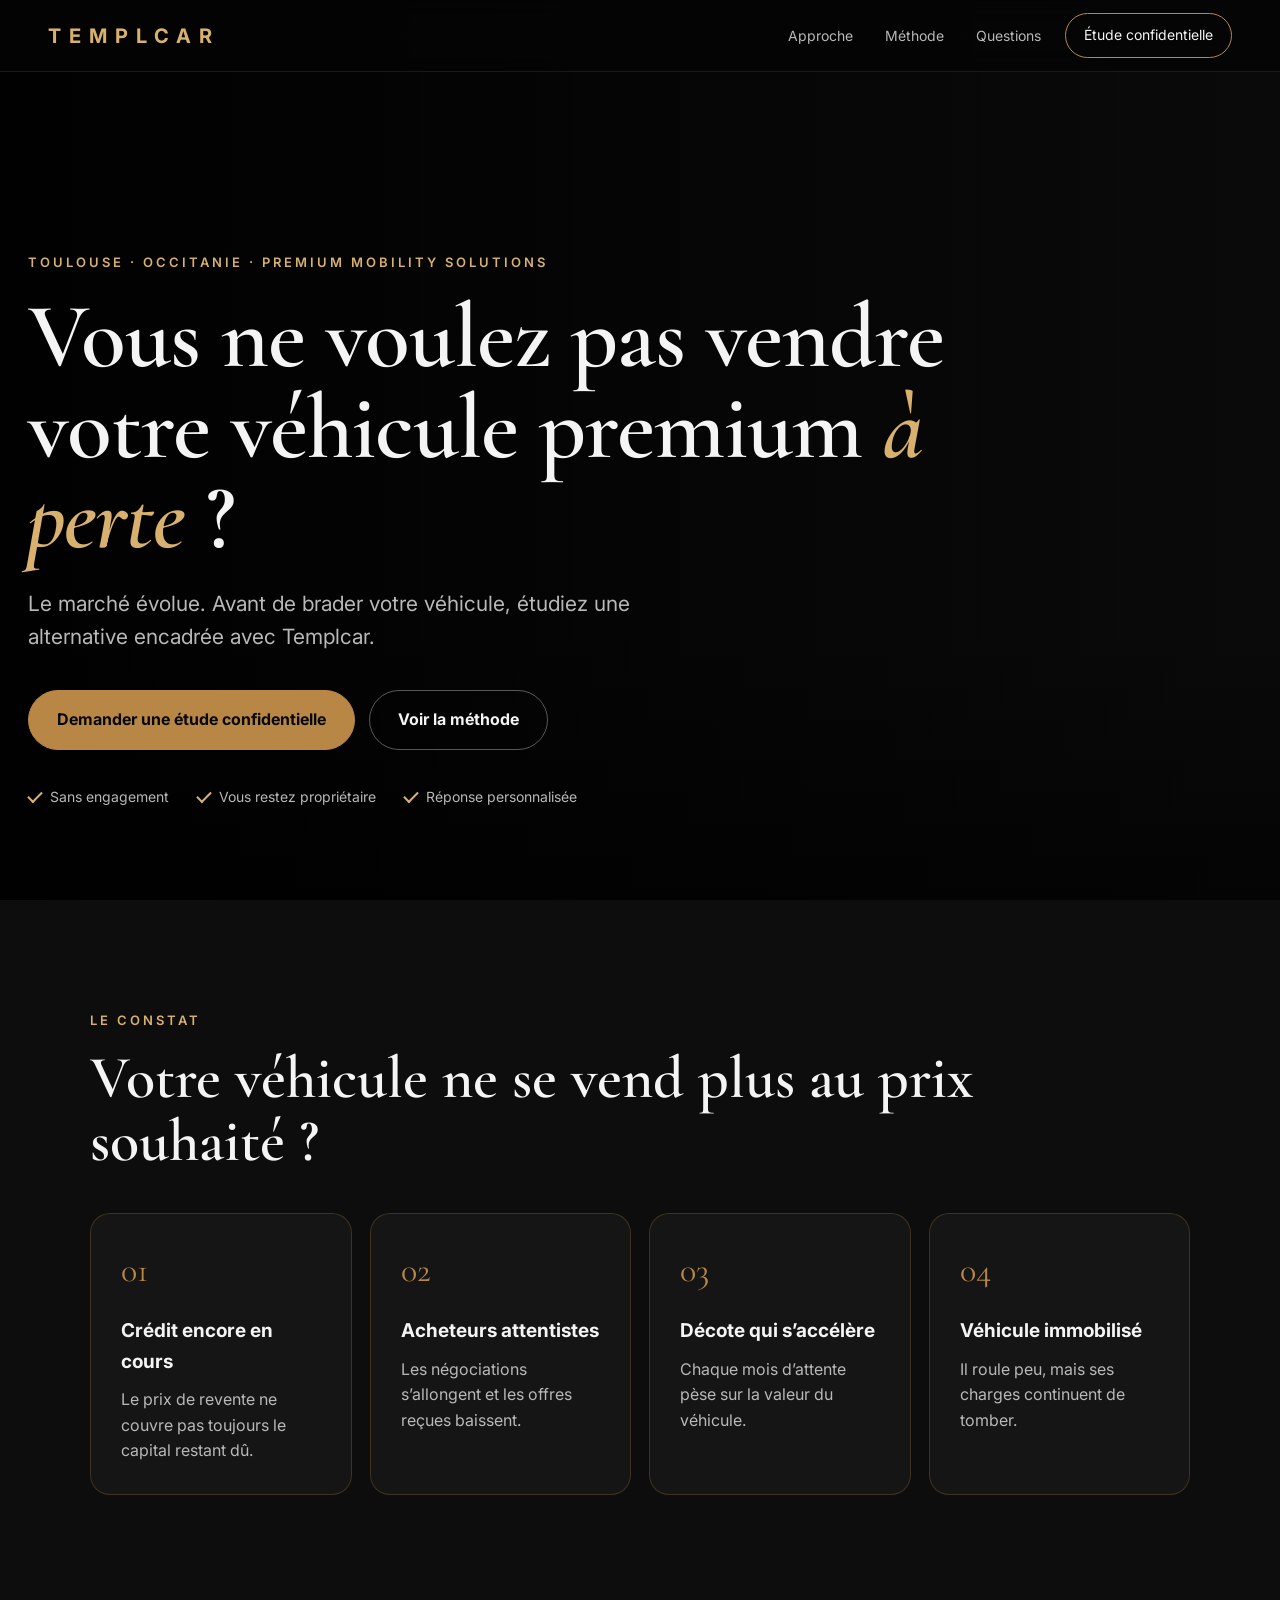
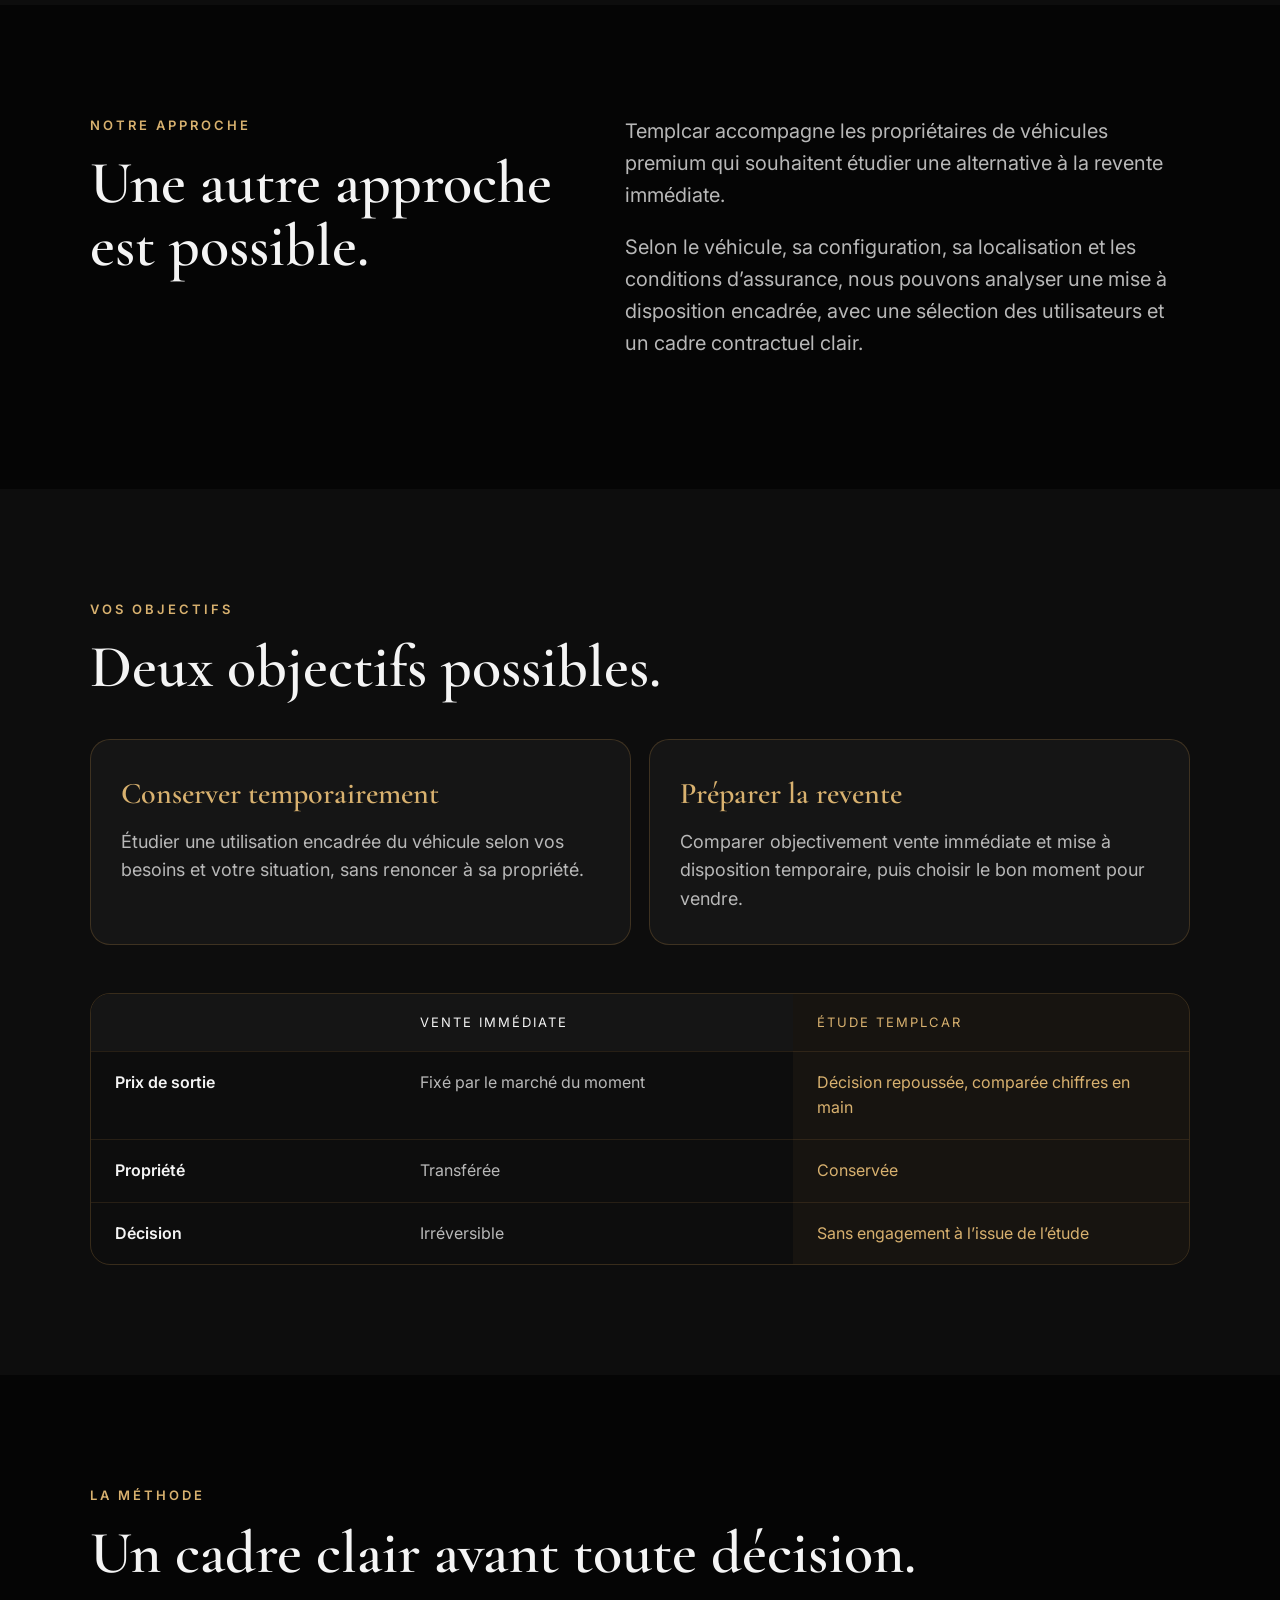
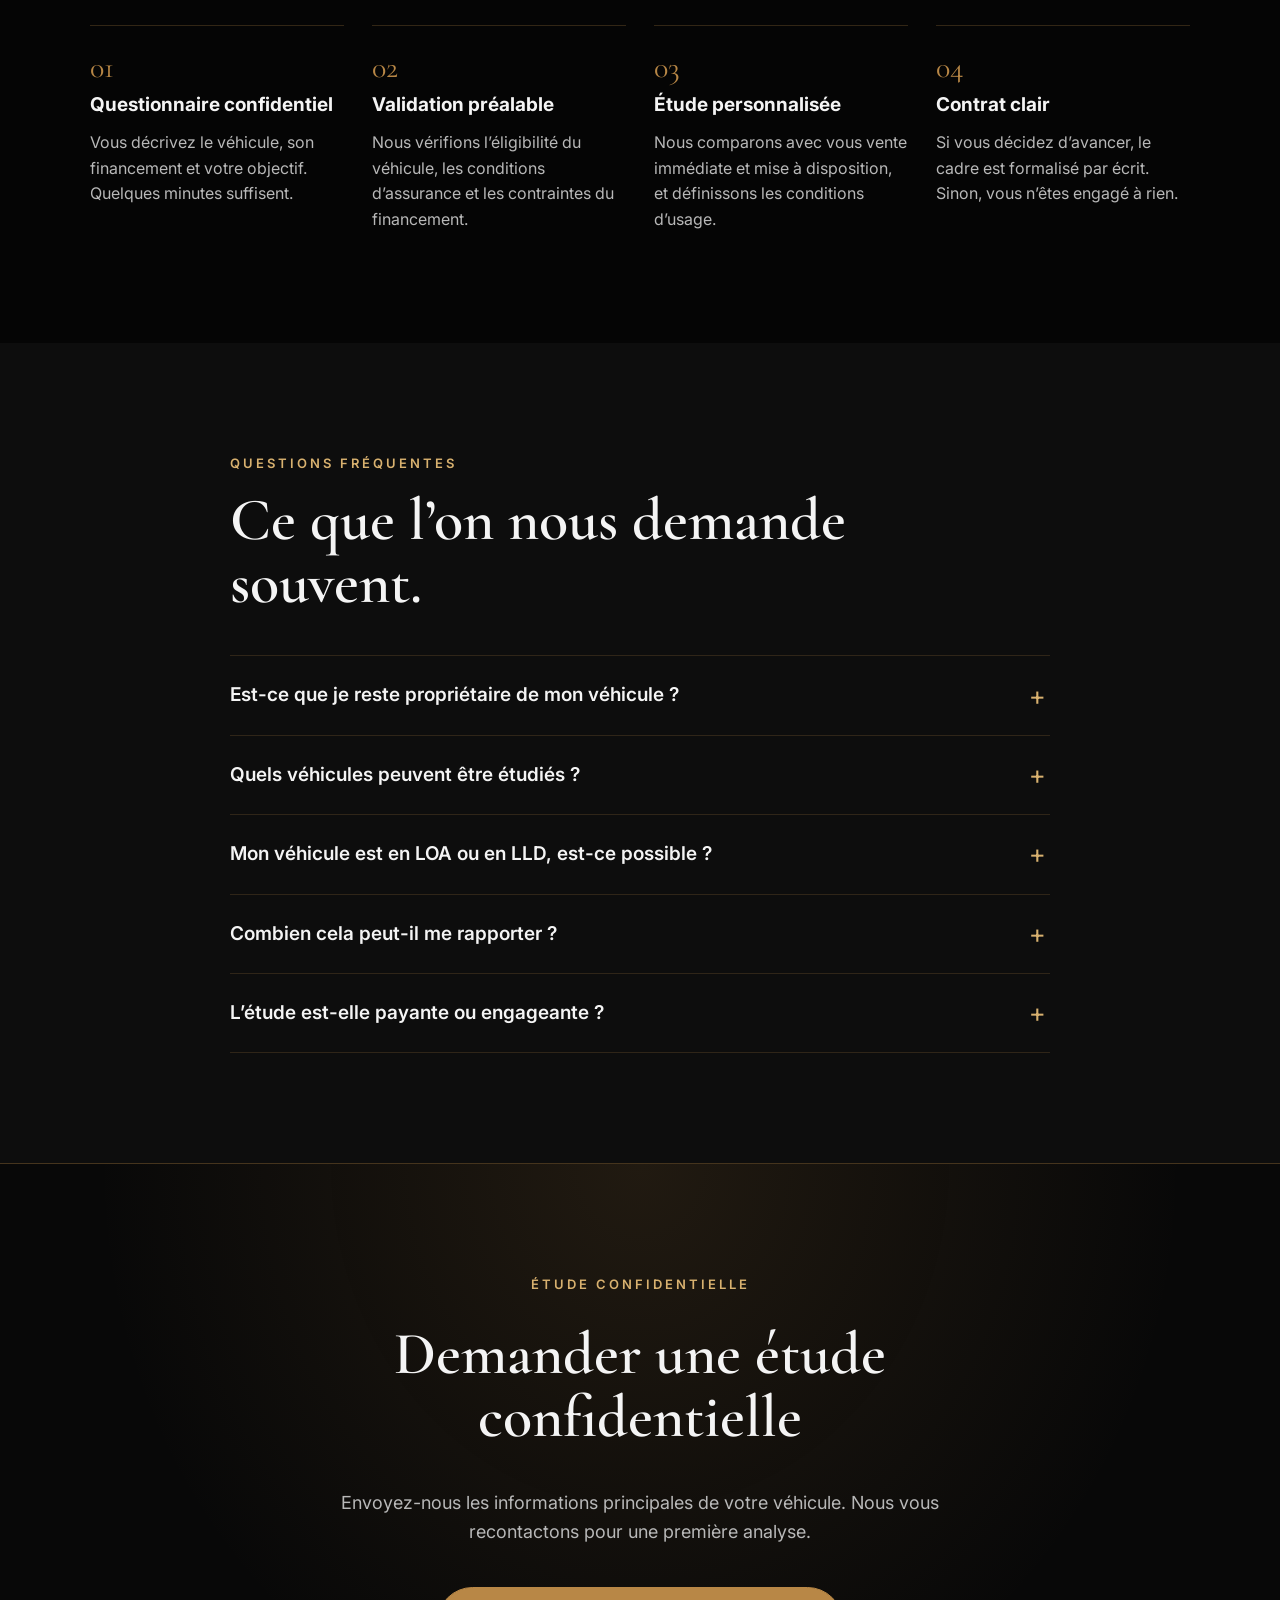
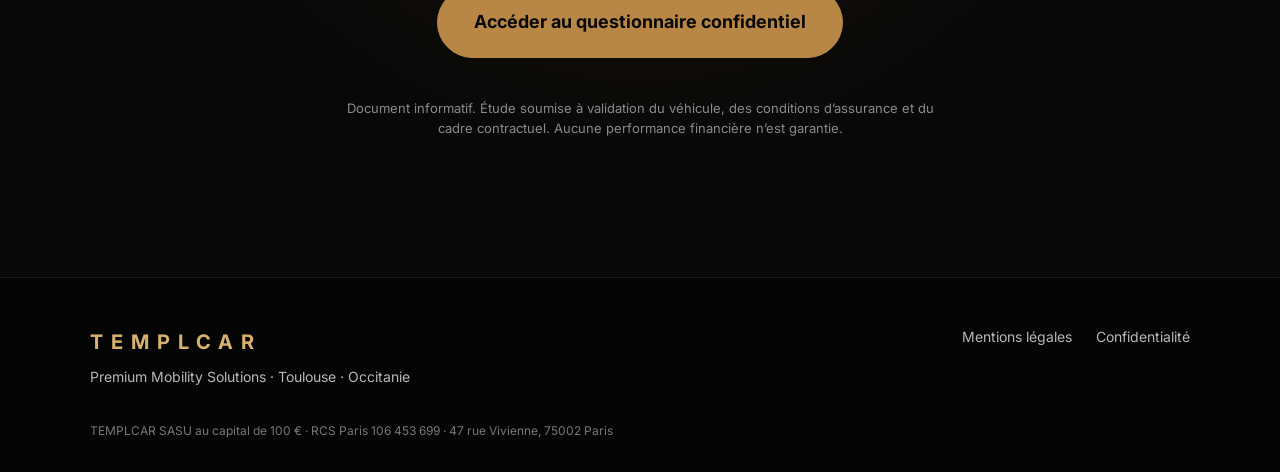
<file: index.html>
<!DOCTYPE html>
<html lang="fr">
<head>
  <meta charset="UTF-8" />
  <meta name="viewport" content="width=device-width, initial-scale=1.0" />
  <title>Rentabilisez votre véhicule premium | Templcar · Toulouse</title>
  <meta name="description" content="Vous ne voulez pas vendre votre véhicule premium à perte ? Templcar étudie avec vous une mise à disposition encadrée, à Toulouse et en Occitanie. Étude confidentielle et sans engagement." />
  <meta name="theme-color" content="#050505" />

  <meta property="og:type" content="website" />
  <meta property="og:locale" content="fr_FR" />
  <meta property="og:title" content="Rentabilisez votre véhicule premium | Templcar" />
  <meta property="og:description" content="Avant de brader votre véhicule, étudiez une alternative encadrée. Étude confidentielle et sans engagement." />
  <meta property="og:image" content="https://images.unsplash.com/photo-1503376780353-7e6692767b70?auto=format&fit=crop&w=1200&h=630&q=80" />
  <meta name="twitter:card" content="summary_large_image" />

  <link rel="icon" href="data:image/svg+xml,%3Csvg xmlns='http://www.w3.org/2000/svg' viewBox='0 0 64 64'%3E%3Crect width='64' height='64' rx='14' fill='%23050505'/%3E%3Ctext x='32' y='44' font-family='Georgia,serif' font-size='36' text-anchor='middle' fill='%23d8b16f'%3ET%3C/text%3E%3C/svg%3E" />

  <link rel="preconnect" href="https://fonts.googleapis.com" />
  <link rel="preconnect" href="https://fonts.gstatic.com" crossorigin />
  <link href="https://fonts.googleapis.com/css2?family=Cormorant+Garamond:wght@500;600;700&family=Inter:wght@400;500;600;700&display=swap" rel="stylesheet" />
  <link rel="preload" as="image" href="https://images.unsplash.com/photo-1503376780353-7e6692767b70?auto=format&fit=crop&w=1800&q=80" />
  <link rel="stylesheet" href="style.css" />

  <script type="application/ld+json">
  {
    "@context": "https://schema.org",
    "@type": "Organization",
    "name": "TEMPLCAR",
    "slogan": "Premium Mobility Solutions",
    "legalName": "TEMPLCAR SASU",
    "taxID": "106 453 699 RCS Paris",
    "areaServed": ["Toulouse", "Occitanie"],
    "address": {
      "@type": "PostalAddress",
      "streetAddress": "47 rue Vivienne",
      "postalCode": "75002",
      "addressLocality": "Paris",
      "addressCountry": "FR"
    }
  }
  </script>
</head>

<body>
  <a class="skip-link" href="#main">Aller au contenu</a>

  <header class="site-header" id="top">
    <nav class="nav" aria-label="Navigation principale">
      <a href="#top" class="brand" aria-label="Templcar, retour en haut">TEMPLCAR</a>
      <ul class="nav-links">
        <li><a href="#approche">Approche</a></li>
        <li><a href="#methode">Méthode</a></li>
        <li><a href="#faq">Questions</a></li>
      </ul>
      <a href="#contact" class="nav-cta">Étude confidentielle</a>
    </nav>
  </header>

  <section class="hero" aria-labelledby="hero-title">
    <div class="hero-content">
      <p class="eyebrow">Toulouse · Occitanie · Premium Mobility Solutions</p>
      <h1 id="hero-title">Vous ne voulez pas vendre votre véhicule premium <em>à perte</em>&nbsp;?</h1>
      <p class="subtitle">
        Le marché évolue. Avant de brader votre véhicule, étudiez une alternative encadrée avec Templcar.
      </p>
      <div class="hero-actions">
        <a href="https://tally.so/r/VLb9WE" target="_blank" rel="noopener" class="cta">Demander une étude confidentielle</a>
        <a href="#methode" class="cta ghost">Voir la méthode</a>
      </div>
      <ul class="hero-proof" aria-label="Nos engagements">
        <li>Sans engagement</li>
        <li>Vous restez propriétaire</li>
        <li>Réponse personnalisée</li>
      </ul>
    </div>
  </section>

  <main id="main">
    <section class="section dark" aria-labelledby="constat-title">
      <div class="container">
        <p class="kicker">Le constat</p>
        <h2 id="constat-title">Votre véhicule ne se vend plus au prix souhaité&nbsp;?</h2>
        <div class="grid four">
          <div class="card pain">
            <span class="card-num">01</span>
            <h3>Crédit encore en cours</h3>
            <p>Le prix de revente ne couvre pas toujours le capital restant dû.</p>
          </div>
          <div class="card pain">
            <span class="card-num">02</span>
            <h3>Acheteurs attentistes</h3>
            <p>Les négociations s’allongent et les offres reçues baissent.</p>
          </div>
          <div class="card pain">
            <span class="card-num">03</span>
            <h3>Décote qui s’accélère</h3>
            <p>Chaque mois d’attente pèse sur la valeur du véhicule.</p>
          </div>
          <div class="card pain">
            <span class="card-num">04</span>
            <h3>Véhicule immobilisé</h3>
            <p>Il roule peu, mais ses charges continuent de tomber.</p>
          </div>
        </div>
      </div>
    </section>

    <section class="section" id="approche" aria-labelledby="approche-title">
      <div class="container split">
        <div>
          <p class="kicker">Notre approche</p>
          <h2 id="approche-title">Une autre approche est possible.</h2>
        </div>
        <div class="prose">
          <p>
            Templcar accompagne les propriétaires de véhicules premium qui souhaitent étudier une alternative
            à la revente immédiate.
          </p>
          <p>
            Selon le véhicule, sa configuration, sa localisation et les conditions d’assurance, nous pouvons
            analyser une mise à disposition encadrée, avec une sélection des utilisateurs et un cadre contractuel clair.
          </p>
        </div>
      </div>
    </section>

    <section class="section dark" aria-labelledby="objectifs-title">
      <div class="container">
        <p class="kicker">Vos objectifs</p>
        <h2 id="objectifs-title">Deux objectifs possibles.</h2>
        <div class="grid two">
          <div class="card feature">
            <h3>Conserver temporairement</h3>
            <p>Étudier une utilisation encadrée du véhicule selon vos besoins et votre situation, sans renoncer à sa propriété.</p>
          </div>
          <div class="card feature">
            <h3>Préparer la revente</h3>
            <p>Comparer objectivement vente immédiate et mise à disposition temporaire, puis choisir le bon moment pour vendre.</p>
          </div>
        </div>

        <div class="compare" role="table" aria-label="Comparaison vente immédiate et étude Templcar">
          <div class="compare-row compare-head" role="row">
            <span role="columnheader"></span>
            <span role="columnheader">Vente immédiate</span>
            <span role="columnheader">Étude Templcar</span>
          </div>
          <div class="compare-row" role="row">
            <span role="rowheader">Prix de sortie</span>
            <span role="cell">Fixé par le marché du moment</span>
            <span role="cell">Décision repoussée, comparée chiffres en main</span>
          </div>
          <div class="compare-row" role="row">
            <span role="rowheader">Propriété</span>
            <span role="cell">Transférée</span>
            <span role="cell">Conservée</span>
          </div>
          <div class="compare-row" role="row">
            <span role="rowheader">Décision</span>
            <span role="cell">Irréversible</span>
            <span role="cell">Sans engagement à l’issue de l’étude</span>
          </div>
        </div>
      </div>
    </section>

    <section class="section" id="methode" aria-labelledby="methode-title">
      <div class="container">
        <p class="kicker">La méthode</p>
        <h2 id="methode-title">Un cadre clair avant toute décision.</h2>
        <ol class="steps">
          <li class="step">
            <h3>Questionnaire confidentiel</h3>
            <p>Vous décrivez le véhicule, son financement et votre objectif. Quelques minutes suffisent.</p>
          </li>
          <li class="step">
            <h3>Validation préalable</h3>
            <p>Nous vérifions l’éligibilité du véhicule, les conditions d’assurance et les contraintes du financement.</p>
          </li>
          <li class="step">
            <h3>Étude personnalisée</h3>
            <p>Nous comparons avec vous vente immédiate et mise à disposition, et définissons les conditions d’usage.</p>
          </li>
          <li class="step">
            <h3>Contrat clair</h3>
            <p>Si vous décidez d’avancer, le cadre est formalisé par écrit. Sinon, vous n’êtes engagé à rien.</p>
          </li>
        </ol>
      </div>
    </section>

    <section class="section dark" id="faq" aria-labelledby="faq-title">
      <div class="container narrow">
        <p class="kicker">Questions fréquentes</p>
        <h2 id="faq-title">Ce que l’on nous demande souvent.</h2>

        <details>
          <summary>Est-ce que je reste propriétaire de mon véhicule&nbsp;?</summary>
          <p>Oui. L’étude porte sur une mise à disposition encadrée, pas sur une cession. Vous conservez la propriété du véhicule.</p>
        </details>
        <details>
          <summary>Quels véhicules peuvent être étudiés&nbsp;?</summary>
          <p>Des véhicules premium, en bon état, situés à Toulouse ou en Occitanie. L’éligibilité dépend du modèle, de sa configuration, de son kilométrage et de son assurabilité.</p>
        </details>
        <details>
          <summary>Mon véhicule est en LOA ou en LLD, est-ce possible&nbsp;?</summary>
          <p>Les contrats de location avec option d’achat ou longue durée limitent souvent la mise à disposition à des tiers. Nous vérifions votre contrat avant toute proposition&nbsp;: sans accord compatible, nous ne donnons pas suite.</p>
        </details>
        <details>
          <summary>Combien cela peut-il me rapporter&nbsp;?</summary>
          <p>Nous ne communiquons aucun chiffre avant étude. Le résultat dépend du véhicule, de la demande locale, de l’assurance et de vos conditions d’usage. Aucune performance financière n’est garantie.</p>
        </details>
        <details>
          <summary>L’étude est-elle payante ou engageante&nbsp;?</summary>
          <p>Non. La première analyse est gratuite et sans engagement. Vos informations restent confidentielles.</p>
        </details>
      </div>
    </section>

    <section class="section contact" id="contact" aria-labelledby="contact-title">
      <div class="container narrow center">
        <p class="kicker">Étude confidentielle</p>
        <h2 id="contact-title">Demander une étude confidentielle</h2>
        <p>
          Envoyez-nous les informations principales de votre véhicule. Nous vous recontactons pour une première analyse.
        </p>
        <a href="https://tally.so/r/VLb9WE" target="_blank" rel="noopener" class="cta large">
          Accéder au questionnaire confidentiel
        </a>
        <p class="legal">
          Document informatif. Étude soumise à validation du véhicule, des conditions d’assurance
          et du cadre contractuel. Aucune performance financière n’est garantie.
        </p>
      </div>
    </section>
  </main>

  <footer class="footer">
    <div class="container footer-inner">
      <div>
        <span class="brand">TEMPLCAR</span>
        <p>Premium Mobility Solutions · Toulouse · Occitanie</p>
      </div>
      <div class="footer-links">
        <a href="mentions-legales.html">Mentions légales</a>
        <a href="mentions-legales.html#confidentialite">Confidentialité</a>
      </div>
    </div>
    <div class="container"><p class="footer-legal">TEMPLCAR SASU au capital de 100 € · RCS Paris 106 453 699 · 47 rue Vivienne, 75002 Paris</p></div>
  </footer>

  <a href="https://tally.so/r/VLb9WE" target="_blank" rel="noopener" class="mobile-cta">Demander une étude confidentielle</a>
</body>
</html>
</file>
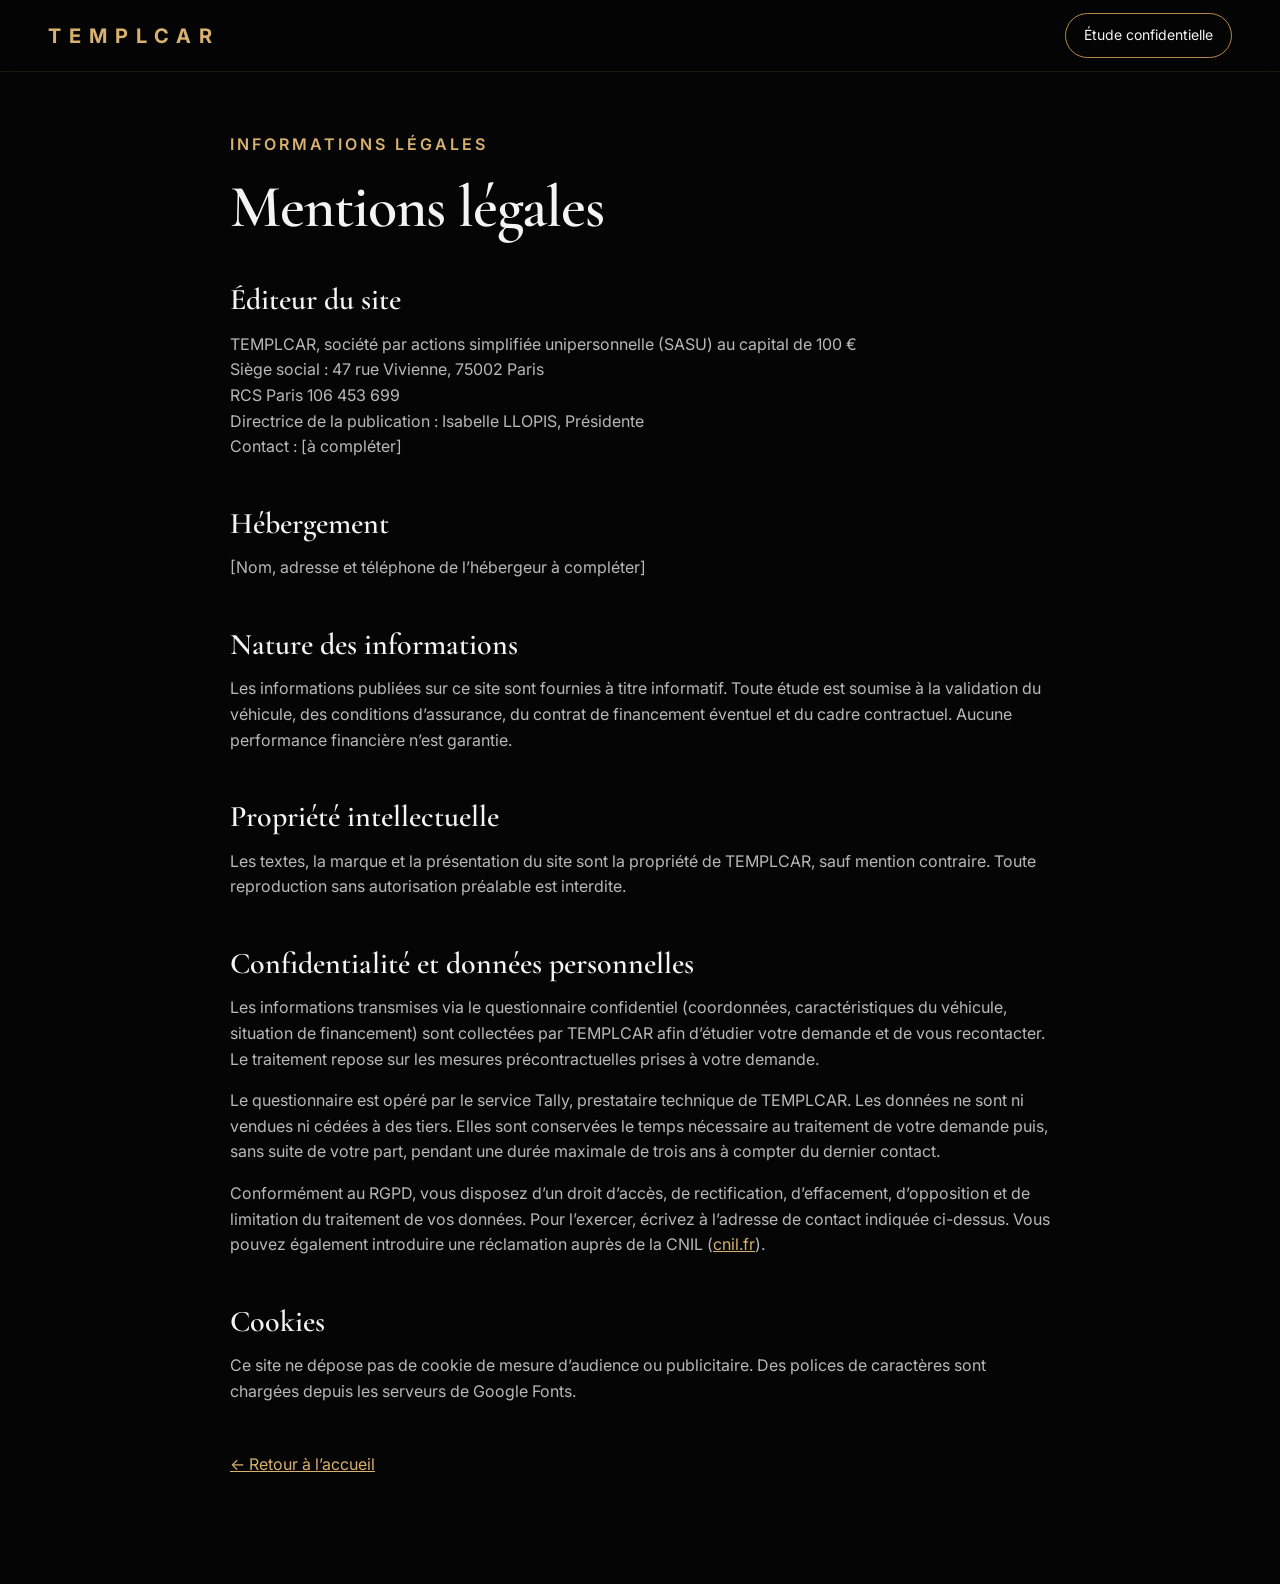
<file: mentions-legales.html>
<!DOCTYPE html>
<html lang="fr">
<head>
  <meta charset="UTF-8" />
  <meta name="viewport" content="width=device-width, initial-scale=1.0" />
  <title>Mentions légales et confidentialité | Templcar</title>
  <meta name="description" content="Mentions légales et politique de confidentialité du site Templcar." />
  <meta name="theme-color" content="#050505" />
  <link rel="icon" href="data:image/svg+xml,%3Csvg xmlns='http://www.w3.org/2000/svg' viewBox='0 0 64 64'%3E%3Crect width='64' height='64' rx='14' fill='%23050505'/%3E%3Ctext x='32' y='44' font-family='Georgia,serif' font-size='36' text-anchor='middle' fill='%23d8b16f'%3ET%3C/text%3E%3C/svg%3E" />
  <link rel="preconnect" href="https://fonts.googleapis.com" />
  <link rel="preconnect" href="https://fonts.gstatic.com" crossorigin />
  <link href="https://fonts.googleapis.com/css2?family=Cormorant+Garamond:wght@500;600;700&family=Inter:wght@400;500;600;700&display=swap" rel="stylesheet" />
  <link rel="stylesheet" href="style.css" />
</head>

<body>
  <header class="site-header">
    <nav class="nav" aria-label="Navigation principale">
      <a href="index.html" class="brand" aria-label="Templcar, retour à l’accueil">TEMPLCAR</a>
      <a href="index.html#contact" class="nav-cta">Étude confidentielle</a>
    </nav>
  </header>

  <main class="legal-page">
    <div class="container narrow">
      <p class="kicker">Informations légales</p>
      <h1>Mentions légales</h1>

      <h2>Éditeur du site</h2>
      <p>
        TEMPLCAR, société par actions simplifiée unipersonnelle (SASU) au capital de 100 €<br />
        Siège social : 47 rue Vivienne, 75002 Paris<br />
        RCS Paris 106 453 699<br />
        Directrice de la publication : Isabelle LLOPIS, Présidente<br />
        Contact : [à compléter]
      </p>

      <h2>Hébergement</h2>
      <p>[Nom, adresse et téléphone de l’hébergeur à compléter]</p>

      <h2>Nature des informations</h2>
      <p>
        Les informations publiées sur ce site sont fournies à titre informatif. Toute étude est soumise à la
        validation du véhicule, des conditions d’assurance, du contrat de financement éventuel et du cadre contractuel.
        Aucune performance financière n’est garantie.
      </p>

      <h2>Propriété intellectuelle</h2>
      <p>
        Les textes, la marque et la présentation du site sont la propriété de TEMPLCAR, sauf mention contraire.
        Toute reproduction sans autorisation préalable est interdite.
      </p>

      <h2 id="confidentialite">Confidentialité et données personnelles</h2>
      <p>
        Les informations transmises via le questionnaire confidentiel (coordonnées, caractéristiques du véhicule,
        situation de financement) sont collectées par TEMPLCAR afin d’étudier votre demande et de vous recontacter.
        Le traitement repose sur les mesures précontractuelles prises à votre demande.
      </p>
      <p>
        Le questionnaire est opéré par le service Tally, prestataire technique de TEMPLCAR. Les données ne sont ni
        vendues ni cédées à des tiers. Elles sont conservées le temps nécessaire au traitement de votre demande puis,
        sans suite de votre part, pendant une durée maximale de trois ans à compter du dernier contact.
      </p>
      <p>
        Conformément au RGPD, vous disposez d’un droit d’accès, de rectification, d’effacement, d’opposition et de
        limitation du traitement de vos données. Pour l’exercer, écrivez à l’adresse de contact indiquée ci-dessus.
        Vous pouvez également introduire une réclamation auprès de la CNIL (<a href="https://www.cnil.fr" target="_blank" rel="noopener">cnil.fr</a>).
      </p>

      <h2>Cookies</h2>
      <p>
        Ce site ne dépose pas de cookie de mesure d’audience ou publicitaire. Des polices de caractères sont chargées
        depuis les serveurs de Google Fonts.
      </p>

      <p style="margin-top:48px"><a href="index.html">← Retour à l’accueil</a></p>
    </div>
  </main>
</body>
</html>
</file>
<file: style.css>
:root {
  --black: #050505;
  --dark: #0d0d0d;
  --soft-dark: #151515;
  --line: rgba(184, 135, 70, 0.25);
  --white: #f4f4f4;
  --muted: #b8b8b8;
  --gold: #b88746;
  --gold-light: #d8b16f;
  --serif: "Cormorant Garamond", Georgia, "Times New Roman", serif;
  --sans: "Inter", Arial, Helvetica, sans-serif;
  --header-h: 72px;
}

* {
  box-sizing: border-box;
}

html {
  scroll-behavior: smooth;
  scroll-padding-top: var(--header-h);
}

body {
  margin: 0;
  font-family: var(--sans);
  background: var(--black);
  color: var(--white);
  line-height: 1.6;
  -webkit-font-smoothing: antialiased;
}

a {
  color: inherit;
  text-decoration: none;
}

a:focus-visible,
summary:focus-visible {
  outline: 2px solid var(--gold-light);
  outline-offset: 3px;
}

.skip-link {
  position: absolute;
  left: -9999px;
  top: 8px;
  z-index: 100;
  background: var(--gold);
  color: #080808;
  padding: 10px 16px;
  border-radius: 8px;
}

.skip-link:focus {
  left: 8px;
}

.container {
  max-width: 1100px;
  margin: 0 auto;
}

.container.narrow {
  max-width: 820px;
}

.center {
  text-align: center;
}

/* Header */

.site-header {
  position: fixed;
  inset: 0 0 auto 0;
  z-index: 50;
  height: var(--header-h);
  background: rgba(5, 5, 5, 0.72);
  backdrop-filter: blur(12px);
  -webkit-backdrop-filter: blur(12px);
  border-bottom: 1px solid rgba(184, 135, 70, 0.15);
}

.nav {
  max-width: 1240px;
  height: 100%;
  margin: 0 auto;
  padding: 0 28px;
  display: flex;
  justify-content: space-between;
  align-items: center;
  gap: 24px;
}

.brand {
  letter-spacing: 8px;
  font-weight: 700;
  color: var(--gold-light);
  font-size: 20px;
}

.nav-links {
  display: flex;
  gap: 32px;
  list-style: none;
  margin: 0 0 0 auto;
  padding: 0;
}

.nav-links a {
  font-size: 14px;
  color: var(--muted);
  transition: color 0.2s;
}

.nav-links a:hover {
  color: var(--white);
}

.nav-cta {
  border: 1px solid var(--gold);
  padding: 10px 18px;
  border-radius: 999px;
  font-size: 14px;
  white-space: nowrap;
  transition: background 0.2s, color 0.2s;
}

.nav-cta:hover {
  background: var(--gold);
  color: #080808;
}

/* Hero */

.hero {
  min-height: 100vh;
  min-height: 100svh;
  padding: calc(var(--header-h) + 28px) 28px 28px;
  background:
    linear-gradient(90deg, rgba(0,0,0,0.94), rgba(0,0,0,0.62), rgba(0,0,0,0.25)),
    linear-gradient(0deg, var(--black), transparent 30%),
    url("https://images.unsplash.com/photo-1503376780353-7e6692767b70?auto=format&fit=crop&w=1800&q=80"),
    var(--dark);
  background-size: cover;
  background-position: center;
  display: flex;
  flex-direction: column;
}

.hero-content {
  max-width: 1240px;
  width: 100%;
  margin: auto auto 64px;
}

.eyebrow,
.kicker {
  text-transform: uppercase;
  letter-spacing: 3px;
  color: var(--gold-light);
  font-size: 13px;
  font-weight: 600;
  margin: 0 0 16px;
}

h1,
h2 {
  font-family: var(--serif);
  font-weight: 600;
}

h1 {
  font-size: clamp(44px, 8vw, 92px);
  line-height: 0.98;
  max-width: 980px;
  margin: 20px 0 24px;
  letter-spacing: -1px;
}

h1 em {
  font-style: italic;
  color: var(--gold-light);
}

.subtitle {
  max-width: 640px;
  font-size: 21px;
  color: var(--muted);
  margin: 0 0 36px;
}

.hero-actions {
  display: flex;
  flex-wrap: wrap;
  gap: 14px;
}

.hero-proof {
  display: flex;
  flex-wrap: wrap;
  gap: 10px 28px;
  list-style: none;
  padding: 0;
  margin: 36px 0 0;
}

.hero-proof li {
  font-size: 14px;
  color: var(--muted);
  padding-left: 22px;
  position: relative;
}

.hero-proof li::before {
  content: "";
  position: absolute;
  left: 0;
  top: 50%;
  width: 12px;
  height: 6px;
  border-left: 2px solid var(--gold-light);
  border-bottom: 2px solid var(--gold-light);
  transform: translateY(-70%) rotate(-45deg);
}

/* Buttons */

.cta {
  display: inline-block;
  background: var(--gold);
  color: #080808;
  padding: 16px 28px;
  border-radius: 999px;
  font-weight: 700;
  font-size: 16px;
  border: 1px solid var(--gold);
  transition: background 0.2s, transform 0.2s, box-shadow 0.2s;
}

.cta:hover {
  background: var(--gold-light);
  transform: translateY(-1px);
  box-shadow: 0 10px 30px rgba(184, 135, 70, 0.25);
}

.cta.ghost {
  background: transparent;
  color: var(--white);
  border-color: rgba(244, 244, 244, 0.35);
}

.cta.ghost:hover {
  border-color: var(--gold-light);
  box-shadow: none;
}

.cta.large {
  padding: 20px 36px;
  font-size: 18px;
  margin-top: 12px;
}

/* Sections */

.section {
  padding: 110px 28px;
}

.section.dark {
  background: var(--dark);
}

h2 {
  font-size: clamp(36px, 5vw, 60px);
  line-height: 1.05;
  margin: 0 0 40px;
}

h3 {
  margin: 0 0 10px;
}

p,
li {
  font-size: 18px;
  color: var(--muted);
}

.split {
  display: grid;
  grid-template-columns: 1fr 1.2fr;
  gap: 64px;
  align-items: start;
}

.split h2 {
  margin-bottom: 0;
}

.prose p {
  font-size: 20px;
  margin: 0 0 20px;
}

/* Cards */

.grid {
  display: grid;
  gap: 18px;
}

.grid.four {
  grid-template-columns: repeat(4, 1fr);
}

.grid.two {
  grid-template-columns: repeat(2, 1fr);
}

.card {
  background: var(--soft-dark);
  border: 1px solid var(--line);
  padding: 30px;
  border-radius: 20px;
  transition: border-color 0.2s, transform 0.2s;
}

.card:hover {
  border-color: rgba(216, 177, 111, 0.55);
  transform: translateY(-2px);
}

.card p {
  font-size: 16px;
  margin: 0;
}

.card-num {
  display: block;
  font-family: var(--serif);
  font-size: 34px;
  color: var(--gold);
  margin-bottom: 18px;
}

.pain h3 {
  font-size: 19px;
  color: var(--white);
}

.feature h3 {
  font-family: var(--serif);
  color: var(--gold-light);
  font-size: 30px;
  font-weight: 600;
}

.feature p {
  font-size: 18px;
}

/* Comparison */

.compare {
  margin-top: 48px;
  border: 1px solid var(--line);
  border-radius: 20px;
  overflow: hidden;
}

.compare-row {
  display: grid;
  grid-template-columns: 1fr 1.3fr 1.3fr;
}

.compare-row > span {
  padding: 18px 24px;
  font-size: 16px;
  color: var(--muted);
  border-top: 1px solid rgba(184, 135, 70, 0.15);
}

.compare-head > span {
  border-top: none;
  font-size: 13px;
  text-transform: uppercase;
  letter-spacing: 2px;
  color: var(--white);
  background: var(--soft-dark);
}

.compare-row > span:first-child {
  color: var(--white);
  font-weight: 600;
}

.compare-row > span:last-child {
  color: var(--gold-light);
  background: rgba(184, 135, 70, 0.06);
}

/* Steps */

.steps {
  list-style: none;
  counter-reset: step;
  padding: 0;
  margin: 0;
  display: grid;
  grid-template-columns: repeat(4, 1fr);
  gap: 28px;
}

.step {
  counter-increment: step;
  position: relative;
  padding-top: 64px;
  border-top: 1px solid var(--line);
}

.step::before {
  content: counter(step, decimal-leading-zero);
  position: absolute;
  top: 18px;
  left: 0;
  font-family: var(--serif);
  font-size: 30px;
  color: var(--gold);
}

.step h3 {
  font-size: 19px;
  color: var(--white);
}

.step p {
  font-size: 16px;
  margin: 0;
}

/* FAQ */

details {
  border-bottom: 1px solid rgba(184, 135, 70, 0.2);
}

details:first-of-type {
  border-top: 1px solid rgba(184, 135, 70, 0.2);
}

summary {
  cursor: pointer;
  list-style: none;
  padding: 24px 40px 24px 0;
  font-size: 19px;
  font-weight: 600;
  position: relative;
}

summary::-webkit-details-marker {
  display: none;
}

summary::after {
  content: "+";
  position: absolute;
  right: 4px;
  top: 50%;
  transform: translateY(-50%);
  font-size: 26px;
  font-weight: 400;
  color: var(--gold-light);
  transition: transform 0.2s;
}

details[open] summary::after {
  transform: translateY(-50%) rotate(45deg);
}

details p {
  margin: 0 0 24px;
  font-size: 17px;
}

/* Contact */

.contact {
  background:
    radial-gradient(ellipse at top, rgba(184, 135, 70, 0.14), transparent 60%),
    #080808;
  border-top: 1px solid rgba(184, 135, 70, 0.35);
}

.contact p {
  max-width: 620px;
  margin: 0 auto 28px;
}

.legal {
  font-size: 13px;
  color: #8a8a8a;
  margin-top: 40px !important;
}

/* Footer */

.footer {
  padding: 48px 28px 32px;
  border-top: 1px solid rgba(184, 135, 70, 0.15);
}

.footer-inner {
  display: flex;
  justify-content: space-between;
  align-items: flex-start;
  gap: 24px;
  flex-wrap: wrap;
}

.footer p {
  font-size: 14px;
  margin: 8px 0 0;
}

.footer-links {
  display: flex;
  gap: 24px;
}

.footer-links a {
  font-size: 14px;
  color: var(--muted);
}

.footer-links a:hover {
  color: var(--white);
}

.footer-legal {
  font-size: 12px !important;
  color: #777 !important;
  margin-top: 32px !important;
}

/* Legal page */

.legal-page {
  padding: calc(var(--header-h) + 60px) 28px 90px;
}

.legal-page h1 {
  font-size: clamp(38px, 6vw, 60px);
}

.legal-page h2 {
  font-size: 30px;
  margin: 48px 0 16px;
}

.legal-page p,
.legal-page li {
  font-size: 16px;
}

.legal-page a {
  color: var(--gold-light);
  text-decoration: underline;
}

/* Mobile sticky CTA */

.mobile-cta {
  display: none;
}

@media (max-width: 960px) {
  .grid.four,
  .steps {
    grid-template-columns: repeat(2, 1fr);
  }

  .nav-links {
    display: none;
  }

  .nav-cta {
    margin-left: auto;
  }
}

@media (max-width: 700px) {
  :root {
    --header-h: 64px;
  }

  .nav {
    padding: 0 20px;
  }

  .brand {
    font-size: 17px;
    letter-spacing: 5px;
  }

  .nav-cta {
    padding: 8px 14px;
    font-size: 13px;
  }

  .hero {
    padding: calc(var(--header-h) + 20px) 20px 20px;
    min-height: 92vh;
  }

  .hero-content {
    margin-bottom: 24px;
  }

  .subtitle {
    font-size: 18px;
  }

  .hero-actions .cta {
    width: 100%;
    text-align: center;
  }

  .section {
    padding: 72px 20px;
  }

  .grid.four,
  .grid.two,
  .steps,
  .split {
    grid-template-columns: 1fr;
  }

  .split {
    gap: 24px;
  }

  .prose p {
    font-size: 18px;
  }

  .compare-row {
    grid-template-columns: 1fr 1fr;
  }

  .compare-row > span:first-child {
    grid-column: 1 / -1;
    padding-bottom: 4px;
  }

  .compare-head > span:first-child {
    display: none;
  }

  .compare-row:not(.compare-head) > span:not(:first-child) {
    border-top: none;
    font-size: 15px;
  }

  .compare-row > span {
    padding: 14px 16px;
  }

  .cta.large {
    width: 100%;
    font-size: 16px;
  }

  .footer {
    padding-bottom: 96px;
  }

  .mobile-cta {
    display: block;
    position: fixed;
    left: 16px;
    right: 16px;
    bottom: 16px;
    z-index: 40;
    text-align: center;
    background: var(--gold);
    color: #080808;
    font-weight: 700;
    padding: 15px 20px;
    border-radius: 999px;
    box-shadow: 0 10px 30px rgba(0, 0, 0, 0.5);
  }
}

@media (prefers-reduced-motion: reduce) {
  html {
    scroll-behavior: auto;
  }

  * {
    transition: none !important;
  }
}
</file>
